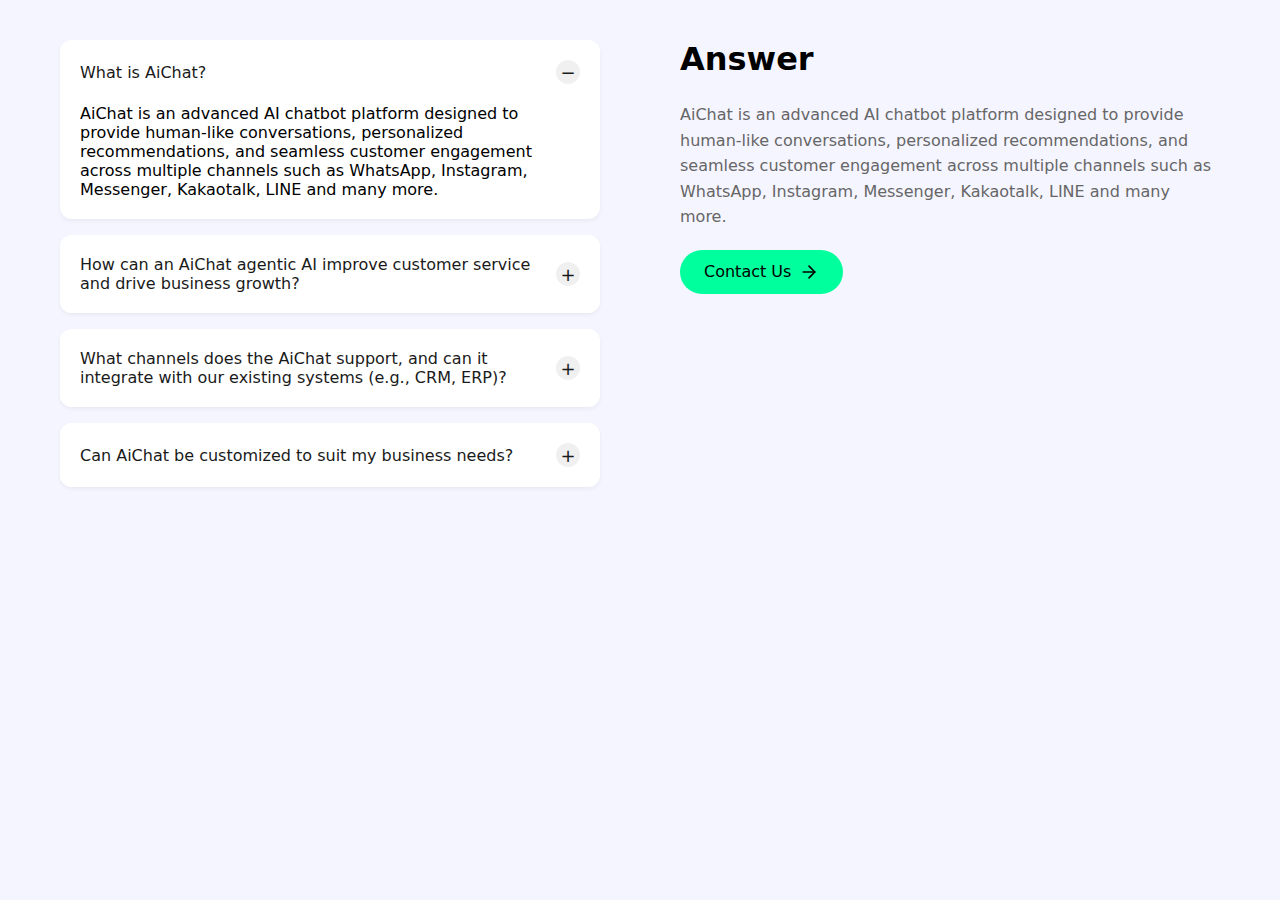
<file: AiChat/index.html>
<!DOCTYPE html>
<html>
<head>
    <style>
        * {
            margin: 0;
            padding: 0;
            box-sizing: border-box;
            font-family: system-ui, -apple-system, sans-serif;
        }

        body {
            padding: 20px;
            background: #f5f5ff;
        }

        .container {
            max-width: 1200px;
            margin: 0 auto;
            display: grid;
            grid-template-columns: 1fr 1fr;
            gap: 40px;
        }

        .faq-section {
            padding: 20px;
        }

        .answer-section {
            padding: 20px;
        }

        .accordion-item {
            background: white;
            border-radius: 12px;
            margin-bottom: 16px;
            overflow: hidden;
            box-shadow: 0 2px 4px rgba(0,0,0,0.05);
        }

        .accordion-header {
            padding: 20px;
            cursor: pointer;
            display: flex;
            justify-content: space-between;
            align-items: center;
            font-size: 16px;
            color: #1a1a1a;
            background: white;
            border: none;
            width: 100%;
            text-align: left;
        }

        .accordion-content {
            max-height: 0;
            overflow: hidden;
            transition: max-height 0.3s ease-out;
            padding: 0 20px;
        }

        .accordion-content.active {
            max-height: 200px;
            padding: 0 20px 20px;
        }

        .toggle-btn {
            width: 24px;
            height: 24px;
            border-radius: 50%;
            background: #f0f0f0;
            display: flex;
            align-items: center;
            justify-content: center;
            font-size: 18px;
            flex-shrink: 0;
            margin-left: 12px;
        }

        .answer-content {
            font-size: 16px;
            line-height: 1.6;
            color: #666;
        }

        .contact-button {
            display: inline-flex;
            align-items: center;
            padding: 12px 24px;
            background: #00ff9d;
            color: black;
            text-decoration: none;
            border-radius: 100px;
            margin-top: 20px;
            font-weight: 500;
        }

        .contact-button svg {
            margin-left: 8px;
        }

        @media (max-width: 768px) {
            .container {
                grid-template-columns: 1fr;
                gap: 20px;
            }

            .answer-section {
                display: none;
            }

            .accordion-content {
                background: #f8f8f8;
            }
        }
    </style>
</head>
<body>
    <div class="container">
        <div class="faq-section">
            <div class="accordion-item">
                <button class="accordion-header">
                    What is AiChat?
                    <span class="toggle-btn">+</span>
                </button>
                <div class="accordion-content">
                    AiChat is an advanced AI chatbot platform designed to provide human-like conversations, personalized recommendations, and seamless customer engagement across multiple channels such as WhatsApp, Instagram, Messenger, Kakaotalk, LINE and many more.
                </div>
            </div>

            <div class="accordion-item">
                <button class="accordion-header">
                    How can an AiChat agentic AI improve customer service and drive business growth?
                    <span class="toggle-btn">+</span>
                </button>
                <div class="accordion-content">
                    AiChat's agentic AI can automate customer service, provide 24/7 support, and intelligently handle inquiries while learning from interactions to continuously improve service quality and drive business growth.
                </div>
            </div>

            <div class="accordion-item">
                <button class="accordion-header">
                    What channels does the AiChat support, and can it integrate with our existing systems (e.g., CRM, ERP)?
                    <span class="toggle-btn">+</span>
                </button>
                <div class="accordion-content">
                    AiChat supports multiple messaging platforms and can seamlessly integrate with your existing CRM, ERP, and other business systems for unified customer data management.
                </div>
            </div>

            <div class="accordion-item">
                <button class="accordion-header">
                    Can AiChat be customized to suit my business needs?
                    <span class="toggle-btn">+</span>
                </button>
                <div class="accordion-content">
                    Yes, AiChat can be fully customized to match your brand voice, business processes, and specific industry requirements through its flexible configuration options.
                </div>
            </div>
        </div>

        <div class="answer-section">
            <h1 style="font-size: 32px; margin-bottom: 24px;">Answer</h1>
            <div class="answer-content">
                AiChat is an advanced AI chatbot platform designed to provide human-like conversations, personalized recommendations, and seamless customer engagement across multiple channels such as WhatsApp, Instagram, Messenger, Kakaotalk, LINE and many more.
            </div>
            <a href="#" class="contact-button">
                Contact Us
                <svg width="20" height="20" viewBox="0 0 24 24" fill="none" stroke="currentColor" stroke-width="2" stroke-linecap="round" stroke-linejoin="round">
                    <line x1="5" y1="12" x2="19" y2="12"></line>
                    <polyline points="12 5 19 12 12 19"></polyline>
                </svg>
            </a>
        </div>
    </div>

    <script>
        document.querySelectorAll('.accordion-header').forEach(button => {
            button.addEventListener('click', () => {
                const accordionContent = button.nextElementSibling;
                const toggleBtn = button.querySelector('.toggle-btn');
                
                // Close all other accordion items
                document.querySelectorAll('.accordion-content').forEach(content => {
                    if (content !== accordionContent) {
                        content.classList.remove('active');
                        content.previousElementSibling.querySelector('.toggle-btn').textContent = '+';
                    }
                });

                // Toggle current accordion item
                accordionContent.classList.toggle('active');
                toggleBtn.textContent = accordionContent.classList.contains('active') ? '−' : '+';

                // Update answer section on desktop
                if (window.innerWidth > 768) {
                    const answerContent = document.querySelector('.answer-content');
                    answerContent.textContent = accordionContent.textContent.trim();
                }
            });
        });

        // Initialize first item as active
        const firstAccordion = document.querySelector('.accordion-header');
        if (firstAccordion) {
            firstAccordion.querySelector('.toggle-btn').textContent = '−';
            firstAccordion.nextElementSibling.classList.add('active');
        }
    </script>
</body>
</html>
</file>
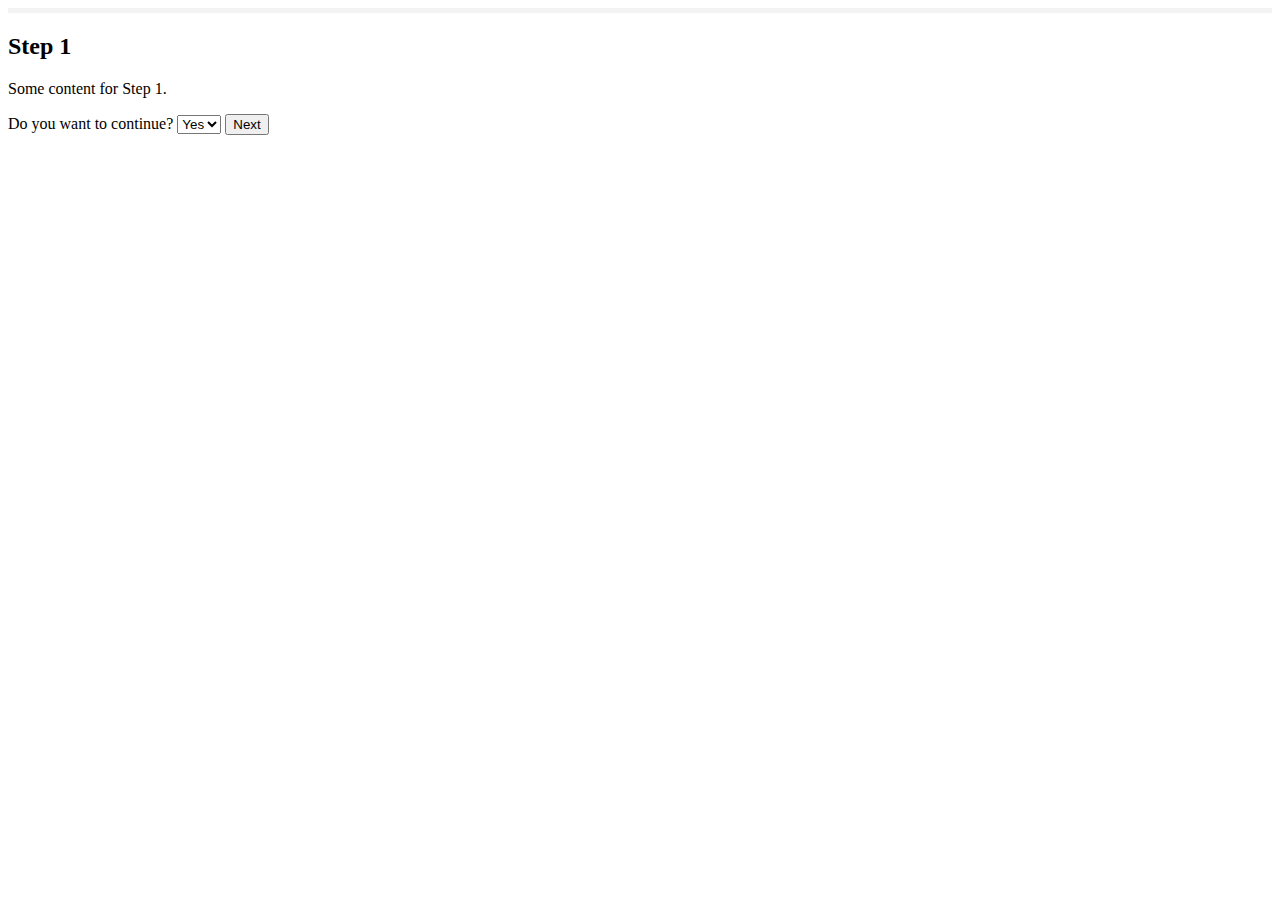
<file: BMN/index.html>
<!DOCTYPE html>
<html lang="en">
<head>
  <meta charset="UTF-8">
  <meta name="viewport" content="width=device-width, initial-scale=1.0">
  <title>Form with Step Navigation and Conditional Logic</title>
  <style>
    .form-step {
      display: none;
      transition: transform 0.5s ease-in-out;
    }
    .form-step.active {
      display: block;
    }
    .progress-bar {
      width: 0%;
      height: 5px;
      background-color: #4caf50;
      transition: width 0.3s ease;
    }
    .progress-container {
      width: 100%;
      background-color: #f3f3f3;
      height: 5px;
      margin-bottom: 20px;
    }
  </style>
</head>
<body>

<div class="progress-container">
  <div class="progress-bar"></div>
</div>

<form id="form">
  <div class="form-step" data-step="1">
    <h2>Step 1</h2>
    <p>Some content for Step 1.</p>
    <label for="choice">Do you want to continue?</label>
    <select id="choice" name="choice">
      <option value="yes">Yes</option>
      <option value="no">No</option>
    </select>
    <button type="button" data-nav="next">Next</button>
  </div>
  
  <div class="form-step" data-step="2" data-condition="choice:yes">
    <h2>Step 2</h2>
    <p>Some content for Step 2, only shown if "Yes" is selected in Step 1.</p>
    <button type="button" data-nav="prev">Back</button>
    <button type="button" data-nav="next">Next</button>
  </div>

  <div class="form-step" data-step="3" data-condition="choice:no">
    <h2>Step 3</h2>
    <p>Some content for Step 3, only shown if "No" is selected in Step 1.</p>
    <button type="button" data-nav="prev">Back</button>
    <button type="button" data-nav="submit">Submit</button>
  </div>
</form>

<script>
  document.addEventListener("DOMContentLoaded", () => {
    const formSteps = document.querySelectorAll('.form-step');
    const progressBar = document.querySelector('.progress-bar');
    let currentStep = 1;

    // Function to check the condition for each step based on previous user inputs
    function checkCondition(step) {
      const formStep = document.querySelector(`.form-step[data-step="${step}"]`);
      const condition = formStep.getAttribute('data-condition');
      
      if (!condition) return true; // No condition, show this step

      const [field, value] = condition.split(':');
      const fieldValue = document.querySelector(`[name="${field}"]`).value;
      
      return fieldValue === value; // Only show if condition matches
    }

    // Function to show the active form step and update progress
    function showStep(step) {
      formSteps.forEach((formStep) => {
        formStep.classList.remove('active');
        if (parseInt(formStep.getAttribute('data-step')) === step && checkCondition(step)) {
          formStep.classList.add('active');
        }
      });

      // Update progress bar
      progressBar.style.width = (step - 1) / (formSteps.length - 1) * 100 + '%';
    }

    // Event delegation for navigation buttons
    document.querySelector('#form').addEventListener('click', (e) => {
      const button = e.target;

      if (button.tagName === 'BUTTON') {
        const nav = button.getAttribute('data-nav');
        if (nav === 'next' && currentStep < formSteps.length) {
          currentStep++;
        } else if (nav === 'prev' && currentStep > 1) {
          currentStep--;
        } else if (nav === 'submit') {
          alert('Form Submitted!');
          return; // Handle form submission here
        }

        // Slide animation before showing the next step
        const activeStep = document.querySelector('.form-step.active');
        activeStep.style.transform = `translateX(-100%)`;

        // Wait for the slide animation to finish before showing the next step
        setTimeout(() => {
          showStep(currentStep);
          const newActiveStep = document.querySelector('.form-step.active');
          newActiveStep.style.transform = `translateX(0)`;
        }, 500);
      }
    });

    // Listen for changes in form fields to trigger re-evaluation of conditions
    document.querySelectorAll('select, input').forEach(field => {
      field.addEventListener('change', () => {
        showStep(currentStep); // Recheck condition and show correct step
      });
    });

    // Initially show the first step
    showStep(currentStep);
  });
</script>

</body>
</html>
</file>
